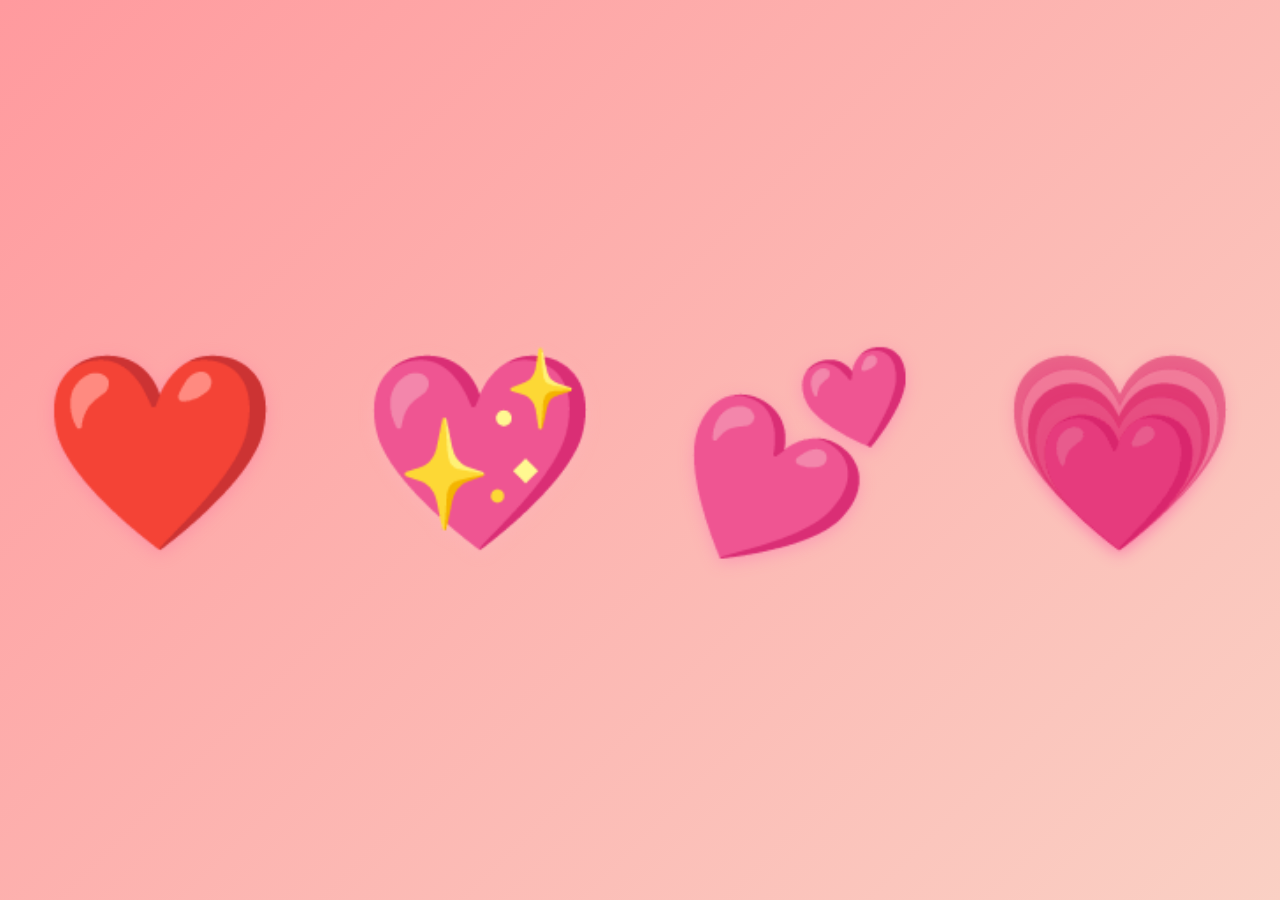
<file: index.html>
<!DOCTYPE html>
<html lang="ru">
<head>
    <meta charset="UTF-8">
    <meta name="viewport" content="width=device-width, initial-scale=1.0">
    <title>Наши Воспоминания❤️</title>
    <meta name="description" content="Наши прекрасные моменты вместе ❤️">
    
    <!-- Open Graph / Facebook, Telegram, Viber, WhatsApp -->
    <meta property="og:type" content="website">
    <meta property="og:title" content="Наши Воспоминания">
    <meta property="og:description" content="Наши прекрасные моменты вместе ❤️">
    <meta property="og:image" content="img/og-preview.png">
    <meta property="og:image:type" content="image/png">
    <meta property="og:image:width" content="1200">
    <meta property="og:image:height" content="630">
    <meta property="og:url" content="">
    <meta property="og:site_name" content="Наши Воспоминания">
    <meta property="og:locale" content="ru_RU">
    
    <!-- Twitter -->
    <meta name="twitter:card" content="summary_large_image">
    <meta name="twitter:title" content="Наши Воспоминания">
    <meta name="twitter:description" content="Наши прекрасные моменты вместе ❤️">
    <meta name="twitter:image" content="img/og-preview.png">
    
    <!-- Дополнительные теги для мессенджеров -->
    <meta name="theme-color" content="#e96da6">
    <meta name="apple-mobile-web-app-capable" content="yes">
    <meta name="apple-mobile-web-app-status-bar-style" content="black-translucent">
    
    <link rel="icon" type="image/svg+xml" href="img/icon.png">
    <link rel="alternate icon" href="img/icon.png">
    <link rel="preconnect" href="https://fonts.googleapis.com">
    <link rel="preconnect" href="https://fonts.gstatic.com" crossorigin>
    <link href="https://fonts.googleapis.com/css2?family=Playfair+Display:wght@400;700&family=Montserrat:wght@300;400;500&display=swap" rel="stylesheet">
    <link rel="stylesheet" href="css/reset.css">
    <link rel="stylesheet" href="css/style.css">
</head>
<body>
    <!-- Лепестки и сердечки на фоне (как в olchasi) -->
    <div class="snowflakes" aria-hidden="true">
        <div class="snowflake">🌸</div>
        <div class="snowflake">💕</div>
        <div class="snowflake">🌷</div>
        <div class="snowflake">❤️</div>
        <div class="snowflake">🌸</div>
        <div class="snowflake">💖</div>
        <div class="snowflake">🌺</div>
        <div class="snowflake">💕</div>
        <div class="snowflake">🌸</div>
        <div class="snowflake">❤️</div>
        <div class="snowflake">🌷</div>
        <div class="snowflake">💖</div>
    </div>

    <!-- Счётчик времени вместе -->
    <div class="together-counter">
        <span class="together-counter__label">Любим друг друга уже:</span>
        <div class="together-counter__wrap">
            <span class="together-counter__value" id="togetherCounter" aria-live="polite">—</span>
            <span class="together-counter__heart" aria-hidden="true">❤️</span>
        </div>
    </div>

    <!-- Экран входа -->
    <div class="entry-screen" id="entryScreen">
        <div class="hearts-container">
            <div class="heart-item" data-index="1">❤️</div>
            <div class="heart-item" data-index="2">💖</div>
            <div class="heart-item" data-index="3">💕</div>
            <div class="heart-item" data-index="4">💗</div>
        </div>
        <div class="entry-error" id="entryError"></div>
    </div>

    <!-- Заголовок -->
    <header class="header">
        <div class="container">
            <h1 class="title">Наши Воспоминания</h1>
        </div>
    </header>

    <!-- Галерея -->
    <main class="main">
        <div class="container">
            <div class="gallery" id="gallery">
                <!-- Фотографии будут добавлены через JavaScript -->
            </div>
        </div>
    </main>

    <!-- Lightbox для полноэкранного просмотра -->
    <div class="lightbox" id="lightbox">
        <button class="lightbox-close" id="lightboxClose">&times;</button>
        <button class="lightbox-prev" id="lightboxPrev">
            <img src="img/left-arrow.svg" alt="Previous" class="lightbox-arrow-icon">
        </button>
        <button class="lightbox-next" id="lightboxNext">
            <img src="img/right-arrow.svg" alt="Next" class="lightbox-arrow-icon">
        </button>
        <div class="lightbox-image" id="lightboxImage"></div>
        <p class="lightbox-caption" id="lightboxCaption"></p>
    </div>

    <script src="js/script.js"></script>
</body>
</html>
</file>
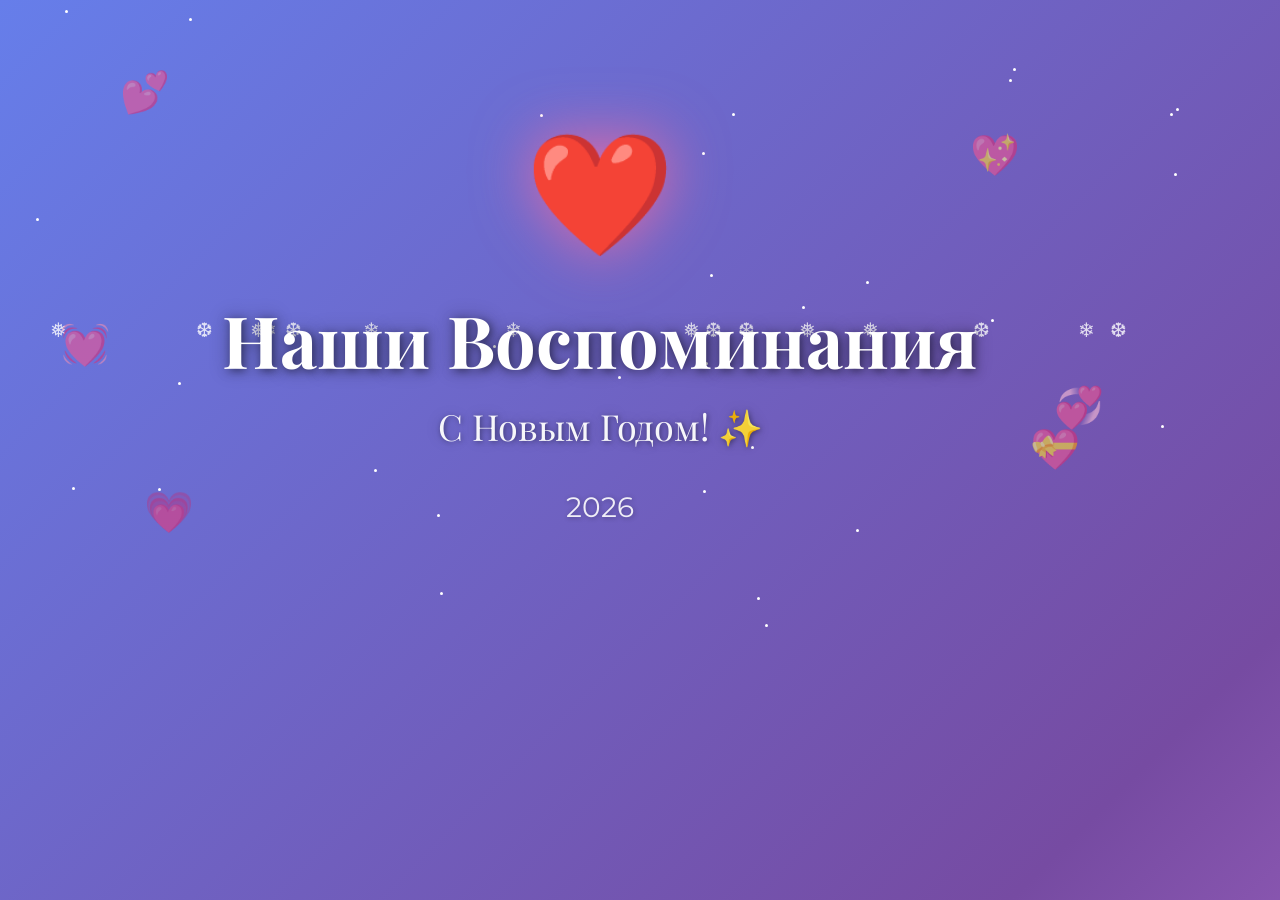
<file: img/og-preview.html>
<!DOCTYPE html>
<html lang="ru">
<head>
    <meta charset="UTF-8">
    <meta name="viewport" content="width=device-width, initial-scale=1.0">
    <title>Social Preview - Наши Воспоминания</title>
    <style>
        * {
            margin: 0;
            padding: 0;
            box-sizing: border-box;
        }

        body {
            width: 1200px;
            height: 630px;
            margin: 0;
            padding: 0;
            font-family: 'Playfair Display', serif;
            background: linear-gradient(135deg, #667eea 0%, #764ba2 25%, #f093fb 50%, #4facfe 75%, #00f2fe 100%);
            background-size: 400% 400%;
            animation: gradientShift 15s ease infinite;
            display: flex;
            align-items: center;
            justify-content: center;
            position: relative;
            overflow: hidden;
        }

        @keyframes gradientShift {
            0% { background-position: 0% 50%; }
            50% { background-position: 100% 50%; }
            100% { background-position: 0% 50%; }
        }

        /* Звезды на фоне */
        .stars {
            position: absolute;
            top: 0;
            left: 0;
            width: 100%;
            height: 100%;
            pointer-events: none;
        }

        .star {
            position: absolute;
            width: 3px;
            height: 3px;
            background: white;
            border-radius: 50%;
            animation: twinkle 3s infinite;
        }

        @keyframes twinkle {
            0%, 100% { opacity: 0.3; transform: scale(1); }
            50% { opacity: 1; transform: scale(1.5); }
        }

        /* Снежинки */
        .snowflake {
            position: absolute;
            color: white;
            font-size: 20px;
            opacity: 0.8;
            animation: snowfall linear infinite;
        }

        @keyframes snowfall {
            0% {
                transform: translateY(0) rotate(0deg);
                opacity: 0.8;
            }
            100% {
                transform: translateY(630px) rotate(360deg);
                opacity: 0;
            }
        }

        /* Основной контент */
        .content {
            text-align: center;
            z-index: 10;
            position: relative;
            padding: 60px;
        }

        .heart-icon {
            font-size: 120px;
            margin-bottom: 30px;
            animation: heartPulse 2s ease-in-out infinite;
            filter: drop-shadow(0 0 30px rgba(255, 107, 157, 0.8));
        }

        @keyframes heartPulse {
            0%, 100% {
                transform: scale(1);
            }
            50% {
                transform: scale(1.1);
            }
        }

        .title {
            font-size: 72px;
            font-weight: 700;
            color: white;
            text-shadow: 
                0 0 20px rgba(0, 0, 0, 0.3),
                2px 2px 10px rgba(0, 0, 0, 0.5);
            margin-bottom: 20px;
            line-height: 1.2;
        }

        .subtitle {
            font-size: 36px;
            font-weight: 300;
            color: rgba(255, 255, 255, 0.95);
            text-shadow: 
                0 0 15px rgba(0, 0, 0, 0.2),
                1px 1px 5px rgba(0, 0, 0, 0.4);
            margin-bottom: 40px;
        }

        .date {
            font-size: 28px;
            color: rgba(255, 255, 255, 0.9);
            text-shadow: 1px 1px 5px rgba(0, 0, 0, 0.3);
            font-family: 'Montserrat', sans-serif;
        }

        .decorative-hearts {
            position: absolute;
            width: 100%;
            height: 100%;
            pointer-events: none;
        }

        .decorative-heart {
            position: absolute;
            font-size: 40px;
            opacity: 0.6;
            animation: float 4s ease-in-out infinite;
        }

        @keyframes float {
            0%, 100% {
                transform: translateY(0) rotate(0deg);
            }
            50% {
                transform: translateY(-20px) rotate(10deg);
            }
        }
    </style>
    <link rel="preconnect" href="https://fonts.googleapis.com">
    <link rel="preconnect" href="https://fonts.gstatic.com" crossorigin>
    <link href="https://fonts.googleapis.com/css2?family=Playfair+Display:wght@400;700&family=Montserrat:wght@300;400;500&display=swap" rel="stylesheet">
</head>
<body>
    <!-- Звезды -->
    <div class="stars" id="stars"></div>

    <!-- Снежинки -->
    <div id="snowflakes"></div>

    <!-- Декоративные сердечки -->
    <div class="decorative-hearts">
        <div class="decorative-heart" style="top: 10%; left: 10%; animation-delay: 0s;">💕</div>
        <div class="decorative-heart" style="top: 20%; right: 15%; animation-delay: 1s;">💖</div>
        <div class="decorative-heart" style="bottom: 15%; left: 12%; animation-delay: 2s;">💗</div>
        <div class="decorative-heart" style="bottom: 25%; right: 10%; animation-delay: 1.5s;">💝</div>
        <div class="decorative-heart" style="top: 50%; left: 5%; animation-delay: 0.5s;">💓</div>
        <div class="decorative-heart" style="top: 60%; right: 8%; animation-delay: 2.5s;">💞</div>
    </div>

    <!-- Основной контент -->
    <div class="content">
        <div class="heart-icon">❤️</div>
        <h1 class="title">Наши Воспоминания</h1>
        <p class="subtitle">С Новым Годом! ✨</p>
        <p class="date">2026</p>
    </div>

    <script>
        // Создание звезд
        const starsContainer = document.getElementById('stars');
        for (let i = 0; i < 30; i++) {
            const star = document.createElement('div');
            star.className = 'star';
            star.style.left = Math.random() * 100 + '%';
            star.style.top = Math.random() * 100 + '%';
            star.style.animationDelay = Math.random() * 3 + 's';
            star.style.animationDuration = (2 + Math.random() * 2) + 's';
            starsContainer.appendChild(star);
        }

        // Создание снежинок
        const snowflakesContainer = document.getElementById('snowflakes');
        const snowflakeSymbols = ['❄', '❅', '❆'];
        for (let i = 0; i < 15; i++) {
            const snowflake = document.createElement('div');
            snowflake.className = 'snowflake';
            snowflake.textContent = snowflakeSymbols[Math.floor(Math.random() * snowflakeSymbols.length)];
            snowflake.style.left = Math.random() * 100 + '%';
            snowflake.style.animationDuration = (8 + Math.random() * 4) + 's';
            snowflake.style.animationDelay = Math.random() * 2 + 's';
            snowflakesContainer.appendChild(snowflake);
        }
    </script>
</body>
</html>
</file>
<file: css/style.css>
/* Базовые стили */
.container {
    width: 100%;
    max-width: 1600px;
    margin: 0 auto;
    padding: 0 20px;
}

.flex {
    display: flex;
    align-items: center;
    justify-content: space-between;
}

/* Фон и общие стили (как в olchasi) */
body {
    background: linear-gradient(135deg, #ff9a9e 0%, #fad0c4 25%, #ffecd2 50%, #f8b4c8 75%, #e96da6 100%);
    background-size: 400% 400%;
    animation: gradientShift 15s ease infinite;
    min-height: 100vh;
    position: relative;
    overflow-x: hidden;
}

@keyframes gradientShift {
    0% { background-position: 0% 50%; }
    50% { background-position: 100% 50%; }
    100% { background-position: 0% 50%; }
}

/* Счётчик времени вместе — правый верхний угол */
.together-counter {
    position: fixed;
    top: 20px;
    right: 24px;
    z-index: 100;
    display: flex;
    flex-direction: column;
    flex-wrap: wrap;
    align-items: center;
    gap: 6px 10px;
    font-family: 'Montserrat', sans-serif;
    color: #5a1a3a;
    background: linear-gradient(135deg, rgba(255, 255, 255, 0.82) 0%, rgba(255, 230, 242, 0.78) 100%);
    padding: 12px 20px;
    border-radius: 24px;
    backdrop-filter: blur(14px);
    -webkit-backdrop-filter: blur(14px);
    box-shadow: 0 4px 24px rgba(200, 60, 120, 0.18), inset 0 1px 0 rgba(255, 255, 255, 0.7);
    border: 1px solid rgba(233, 109, 166, 0.35);
    white-space: nowrap;
    transition: transform 0.2s ease, box-shadow 0.2s ease;
}

.together-counter:hover {
    transform: translateY(-1px);
    box-shadow: 0 8px 28px rgba(200, 60, 120, 0.25), inset 0 1px 0 rgba(255, 255, 255, 0.8);
}

.together-counter__wrap {
    display: inline-flex;
    align-items: center;
    gap: 6px;
    overflow: visible;
}

.together-counter__heart {
    display: inline-block;
    font-size: 1.25rem;
    line-height: 1;
    filter: drop-shadow(0 1px 2px rgba(0, 0, 0, 0.2));
}

.together-counter__heart--beat {
    animation: togetherHeartBeat 0.4s ease-in-out;
}

@keyframes togetherHeartBeat {
    0%, 100% { transform: scale(1); }
    35% { transform: scale(1.35); }
    70% { transform: scale(1.1); }
}

.together-counter__label {
    font-size: 1rem;
    font-weight: 500;
    letter-spacing: 0.02em;
    opacity: 0.85;
}

.together-counter__value {
    font-size: 1.05rem;
    font-weight: 700;
    font-variant-numeric: tabular-nums;
}

@media (max-width: 768px) {
    .together-counter {
        top: 12px;
        right: 12px;
        padding: 10px 14px;
        gap: 4px 8px;
        border-radius: 20px;
    }

    .together-counter__heart {
        font-size: 1.1rem;
    }

    .together-counter__label {
        font-size: 0.8rem;
    }

    .together-counter__value {
        font-size: 0.9rem;
    }
}

/* Лепестки и сердечки на фоне */
.snowflakes {
    position: fixed;
    top: 0;
    left: 0;
    width: 100%;
    height: 100%;
    pointer-events: none;
    z-index: 2;
    overflow: hidden;
}

.snowflake {
    position: absolute;
    top: -30px;
    font-size: 22px;
    opacity: 0.85;
    animation: petalfall linear infinite;
}

.snowflake:nth-child(1) {
    left: 8%;
    animation-duration: 16s;
    animation-delay: 0s;
}

.snowflake:nth-child(2) {
    left: 18%;
    animation-duration: 19s;
    animation-delay: 1.2s;
}

.snowflake:nth-child(3) {
    left: 30%;
    animation-duration: 22s;
    animation-delay: 2.5s;
}

.snowflake:nth-child(4) {
    left: 42%;
    animation-duration: 17s;
    animation-delay: 0.7s;
}

.snowflake:nth-child(5) {
    left: 52%;
    animation-duration: 20s;
    animation-delay: 1.8s;
}

.snowflake:nth-child(6) {
    left: 63%;
    animation-duration: 23s;
    animation-delay: 3.1s;
}

.snowflake:nth-child(7) {
    left: 72%;
    animation-duration: 15s;
    animation-delay: 0.4s;
}

.snowflake:nth-child(8) {
    left: 80%;
    animation-duration: 18s;
    animation-delay: 1.6s;
}

.snowflake:nth-child(9) {
    left: 91%;
    animation-duration: 21s;
    animation-delay: 2.9s;
}

.snowflake:nth-child(10) {
    left: 14%;
    animation-duration: 20s;
    animation-delay: 1s;
}

.snowflake:nth-child(11) {
    left: 57%;
    animation-duration: 17s;
    animation-delay: 2.2s;
}

.snowflake:nth-child(12) {
    left: 87%;
    animation-duration: 22s;
    animation-delay: 3.5s;
}

@keyframes petalfall {
    0% {
        transform: translateY(0) translateX(0) rotate(0deg);
        opacity: 0.9;
    }
    25% {
        transform: translateY(25vh) translateX(18px) rotate(90deg);
    }
    50% {
        transform: translateY(50vh) translateX(-14px) rotate(180deg);
    }
    75% {
        transform: translateY(75vh) translateX(20px) rotate(270deg);
    }
    100% {
        transform: translateY(105vh) translateX(0) rotate(360deg);
        opacity: 0;
    }
}

/* Заголовок */
.header {
    text-align: center;
    padding: 90px 20px 10px;
    position: relative;
    z-index: 10;
}

.title {
    font-family: 'Playfair Display', serif;
    font-size: 4rem;
    font-weight: 700;
    color: #5a1a3a;
    text-shadow: 0 1px 4px rgba(255, 255, 255, 0.6);
    margin-bottom: 15px;
    animation: fadeInDown 1s ease-out;
}

@keyframes fadeInDown {
    from {
        opacity: 0;
        transform: translateY(-30px);
    }
    to {
        opacity: 1;
        transform: translateY(0);
    }
}

/* Галерея */
.main {
    padding: 40px 0 80px;
    position: relative;
    z-index: 10;
}

.gallery {
    display: grid;
    grid-template-columns: repeat(auto-fill, minmax(280px, 1fr));
    gap: 30px;
    padding: 20px 0;
}

/* Поляроидный стиль для фотографий */
.photo-item {
    position: relative;
    opacity: 0;
    transform: translateY(50px) scale(0.8);
    animation: photoAppear 0.8s ease-out forwards;
    cursor: pointer;
    transition: transform 0.3s ease;
}

.photo-item.visible {
    opacity: 1;
    transform: translateY(0) scale(1);
}

@keyframes photoAppear {
    to {
        opacity: 1;
        transform: translateY(0) scale(1);
    }
}

.polaroid {
    background: white;
    padding: 15px;
    box-shadow: 0 8px 25px rgba(0, 0, 0, 0.3);
    transition: all 0.4s cubic-bezier(0.34, 1.56, 0.64, 1);
    position: relative;
    overflow: hidden;
    display: flex;
    flex-direction: column;
}

.polaroid::before {
    content: '';
    position: absolute;
    top: 0;
    left: 0;
    right: 0;
    bottom: 0;
    background: linear-gradient(135deg, rgba(255, 255, 255, 0.1) 0%, transparent 100%);
    opacity: 0;
    transition: opacity 0.3s;
}

.photo-item:hover .polaroid::before {
    opacity: 1;
}

.photo-item:hover .polaroid {
    transform: scale(1.05) rotate(0deg) !important;
    box-shadow: 0 15px 40px rgba(0, 0, 0, 0.4);
    z-index: 100;
}

.photo-item:hover .photo-image {
    transform: scale(1.05);
}

.photo-image {
    width: 100%;
    height: auto;
    display: block;
    transition: transform 0.4s ease, opacity 0.3s ease;
    object-fit: cover;
    opacity: 1;
}

/* Видео в галерее */
.frame-inner {
    position: relative;
    width: 100%;
    overflow: hidden;
    min-height: 200px;
    display: flex;
    align-items: center;
    justify-content: center;
    background: transparent;
    flex: 1 0 auto;
}

/* Спиннер загрузки для фотографий в галерее */
.photo-spinner {
    position: absolute;
    top: 0;
    left: 0;
    width: 100%;
    height: 100%;
    display: flex;
    align-items: center;
    justify-content: center;
    background: transparent;
    z-index: 5;
}

.heart-loader-small {
    font-size: 2rem;
    animation: heartPulse 1.5s ease-in-out infinite;
    color: #ff6b9d;
    filter: drop-shadow(0 0 8px rgba(255, 107, 157, 0.5));
}

.frame-inner video {
    width: 100%;
    height: auto;
    display: block;
    object-fit: cover;
}

/* Play кнопка для видео */
.video-play-button {
    position: absolute;
    top: 50%;
    left: 50%;
    transform: translate(-50%, -50%);
    width: 70px;
    height: 70px;
    display: flex;
    align-items: center;
    justify-content: center;
    cursor: pointer;
    transition: all 0.3s ease;
    z-index: 10;
    filter: drop-shadow(0 4px 15px rgba(0, 0, 0, 0.3));
}

.video-play-button .play-icon {
    width: 100%;
    height: 100%;
    object-fit: contain;
    transition: all 0.3s ease;
}

.video-play-button:hover {
    transform: translate(-50%, -50%) scale(1.15);
    filter: drop-shadow(0 6px 20px rgba(0, 0, 0, 0.4));
}

.video-play-button:hover .play-icon {
    filter: brightness(1.1);
}

.photo-item:hover .video-play-button {
    transform: translate(-50%, -50%) scale(1.2);
}

.photo-caption {
    position: relative;
    font-family: 'Montserrat', sans-serif;
    font-size: 0.9rem;
    color: #333;
    text-align: center;
    font-weight: 400;
    line-height: 1.4;
    padding: 10px 0 0;
    margin-top: 10px;
    border-top: 1px solid rgba(0, 0, 0, 0.1);
    flex-shrink: 0;
}

.photo-caption span {
    display: block;
    margin-top: 5px;
    font-weight: 300;
    letter-spacing: 0.5px;
}

/* Lightbox */
.lightbox {
    display: none;
    position: fixed;
    top: 0;
    left: 0;
    width: 100%;
    height: 100%;
    background: rgba(0, 0, 0, 0.95);
    z-index: 1000;
    justify-content: center;
    align-items: center;
    opacity: 0;
    transition: opacity 0.3s;
}

.lightbox.active {
    display: flex;
    opacity: 1;
}

.lightbox-image {
    max-width: 90%;
    max-height: 90%;
    border-radius: 10px;
    box-shadow: 0 10px 50px rgba(0, 0, 0, 0.5);
    animation: lightboxZoom 0.3s ease-out;
    display: flex;
    align-items: center;
    justify-content: center;
}

.lightbox-image img,
.lightbox-image video {
    max-width: 100%;
    max-height: 90vh;
    object-fit: contain;
    border-radius: 10px;
}

/* Спиннер загрузки с сердечком */
.lightbox-spinner {
    display: flex;
    align-items: center;
    justify-content: center;
    width: 100%;
    height: 100%;
    min-height: 300px;
}

.heart-loader {
    font-size: 3rem;
    animation: heartPulse 1.5s ease-in-out infinite;
    color: #ff6b9d;
    filter: drop-shadow(0 0 10px rgba(255, 107, 157, 0.5));
}

/* Увеличение спиннеров на мобильных устройствах в 3 раза */
@media (max-width: 768px) {
    .heart-loader-small {
        font-size: 6rem; /* 2rem * 3 = 6rem */
    }
    
    .heart-loader {
        font-size: 9rem; /* 3rem * 3 = 9rem */
    }
}

@keyframes heartPulse {
    0%, 100% {
        transform: scale(1);
        opacity: 0.8;
    }
    50% {
        transform: scale(1.3);
        opacity: 1;
    }
}

/* Сообщение об ошибке загрузки */
.lightbox-error {
    color: white;
    font-family: 'Montserrat', sans-serif;
    font-size: 1.2rem;
    text-align: center;
    padding: 30px;
}

@keyframes lightboxZoom {
    from {
        transform: scale(0.8);
        opacity: 0;
    }
    to {
        transform: scale(1);
        opacity: 1;
    }
}

.lightbox-caption {
    position: absolute;
    bottom: 0;
    left: 0;
    color: white;
    font-family: 'Montserrat', sans-serif;
    font-size: 1rem;
    text-align: center;
    padding: 15px 30px;
    background: rgba(0, 0, 0, 0.7);
    border-radius: 25px;
    width: 100%;
}

.lightbox-close {
    position: absolute;
    top: 30px;
    right: 30px;
    font-size: 3rem;
    color: white;
    background: none;
    border: none;
    cursor: pointer;
    width: 50px;
    height: 50px;
    display: flex;
    align-items: center;
    justify-content: center;
    transition: transform 0.2s;
    z-index: 1001;
}

.lightbox-close:hover {
    transform: rotate(90deg) scale(1.2);
}

.lightbox-prev,
.lightbox-next {
    position: absolute;
    top: 50%;
    transform: translateY(-50%);
    font-size: 4rem;
    color: white;
    background: rgba(255, 255, 255, 0.1);
    border: none;
    cursor: pointer;
    width: 60px;
    height: 60px;
    display: flex;
    align-items: center;
    justify-content: center;
    border-radius: 50%;
    transition: all 0.3s;
    z-index: 1001;
}

.lightbox-prev {
    left: 30px;
}

.lightbox-next {
    right: 30px;
}

.lightbox-prev:hover,
.lightbox-next:hover {
    background: rgba(255, 255, 255, 0.3);
    transform: translateY(-50%) scale(1.1);
}

/* Адаптивность */
@media (max-width: 768px) {
    .title {
        font-size: 2.5rem;
    }
    
    .gallery {
        grid-template-columns: repeat(auto-fill, minmax(200px, 1fr));
        gap: 20px;
    }
    
    .lightbox-prev,
    .lightbox-next {
        width: 50px;
        height: 50px;
    }
    
    .lightbox-prev {
        left: 10px;
    }
    
    .lightbox-next {
        right: 10px;
    }
    
    .lightbox-close {
        top: 15px;
        right: 15px;
        font-size: 2.5rem;
    }
}

@media (max-width: 480px) {
    .gallery {
        grid-template-columns: 1fr;
        gap: 25px;
    }
    
    .title {
        font-size: 2rem;
    }
}

/* Экран входа */
.entry-screen {
    position: fixed;
    top: 0;
    left: 0;
    width: 100%;
    height: 100%;
    background: linear-gradient(135deg, #ff9a9e 0%, #fad0c4 25%, #ffecd2 50%, #f8b4c8 75%, #e96da6 100%);
    background-size: 400% 400%;
    animation: gradientShift 15s ease infinite;
    display: flex;
    flex-direction: column;
    align-items: center;
    justify-content: center;
    z-index: 10000;
    transition: opacity 0.5s ease, visibility 0.5s ease;
}

.entry-screen.hidden {
    opacity: 0;
    visibility: hidden;
    pointer-events: none;
}

.hearts-container {
    display: flex;
    width: 100%;
    height: 100%;
    align-items: center;
    justify-content: center;
    gap: 0;
}

.heart-item {
    width: 25%;
    height: 100%;
    display: flex;
    align-items: center;
    justify-content: center;
    cursor: pointer;
    transition: all 0.3s ease;
    user-select: none;
    font-size: 15vw;
    animation: heartFloat 2s ease-in-out infinite;
}

.heart-item:nth-child(1) {
    animation-delay: 0s;
    filter: drop-shadow(0 4px 8px rgba(255, 107, 157, 0.4));
}

.heart-item:nth-child(2) {
    animation-delay: 0.2s;
    filter: drop-shadow(0 4px 8px rgba(255, 182, 193, 0.4));
}

.heart-item:nth-child(3) {
    animation-delay: 0.4s;
    filter: drop-shadow(0 4px 8px rgba(255, 105, 180, 0.4));
}

.heart-item:nth-child(4) {
    animation-delay: 0.6s;
    filter: drop-shadow(0 4px 8px rgba(255, 20, 147, 0.4));
}

@keyframes heartFloat {
    0%, 100% {
        transform: translateY(0) scale(1);
    }
    50% {
        transform: translateY(-10px) scale(1.1);
    }
}

.heart-item:hover {
    transform: scale(1.1);
}

.heart-item.clicked {
    transform: scale(1.2);
    animation: heartPulse 0.5s ease;
}

.heart-item.correct {
    animation: heartSuccess 0.6s ease;
}

@keyframes heartSuccess {
    0% {
        transform: scale(1.3) rotate(0deg);
    }
    25% {
        transform: scale(1.5) rotate(-10deg);
    }
    50% {
        transform: scale(1.5) rotate(10deg);
    }
    75% {
        transform: scale(1.5) rotate(-10deg);
    }
    100% {
        transform: scale(1.3) rotate(0deg);
    }
}

.entry-error {
    position: absolute;
    bottom: 50px;
    left: 50%;
    transform: translateX(-50%);
    color: #ff6b6b;
    font-family: 'Montserrat', sans-serif;
    font-size: 1.2rem;
    min-height: 30px;
    font-weight: 500;
    text-shadow: 0 2px 4px rgba(0, 0, 0, 0.3);
}

@media (max-width: 768px) {
    .heart-item {
        font-size: 20vw;
    }
    
    .entry-error {
        font-size: 1rem;
        bottom: 30px;
    }
}

.lightbox-prev,
.lightbox-next {
    background: rgba(255, 255, 255, 0.1);
    padding: 0;
}

.lightbox-arrow-icon {
    width: 100%;
    height: 100%;
    object-fit: contain;
    pointer-events: none;
}
</file>
